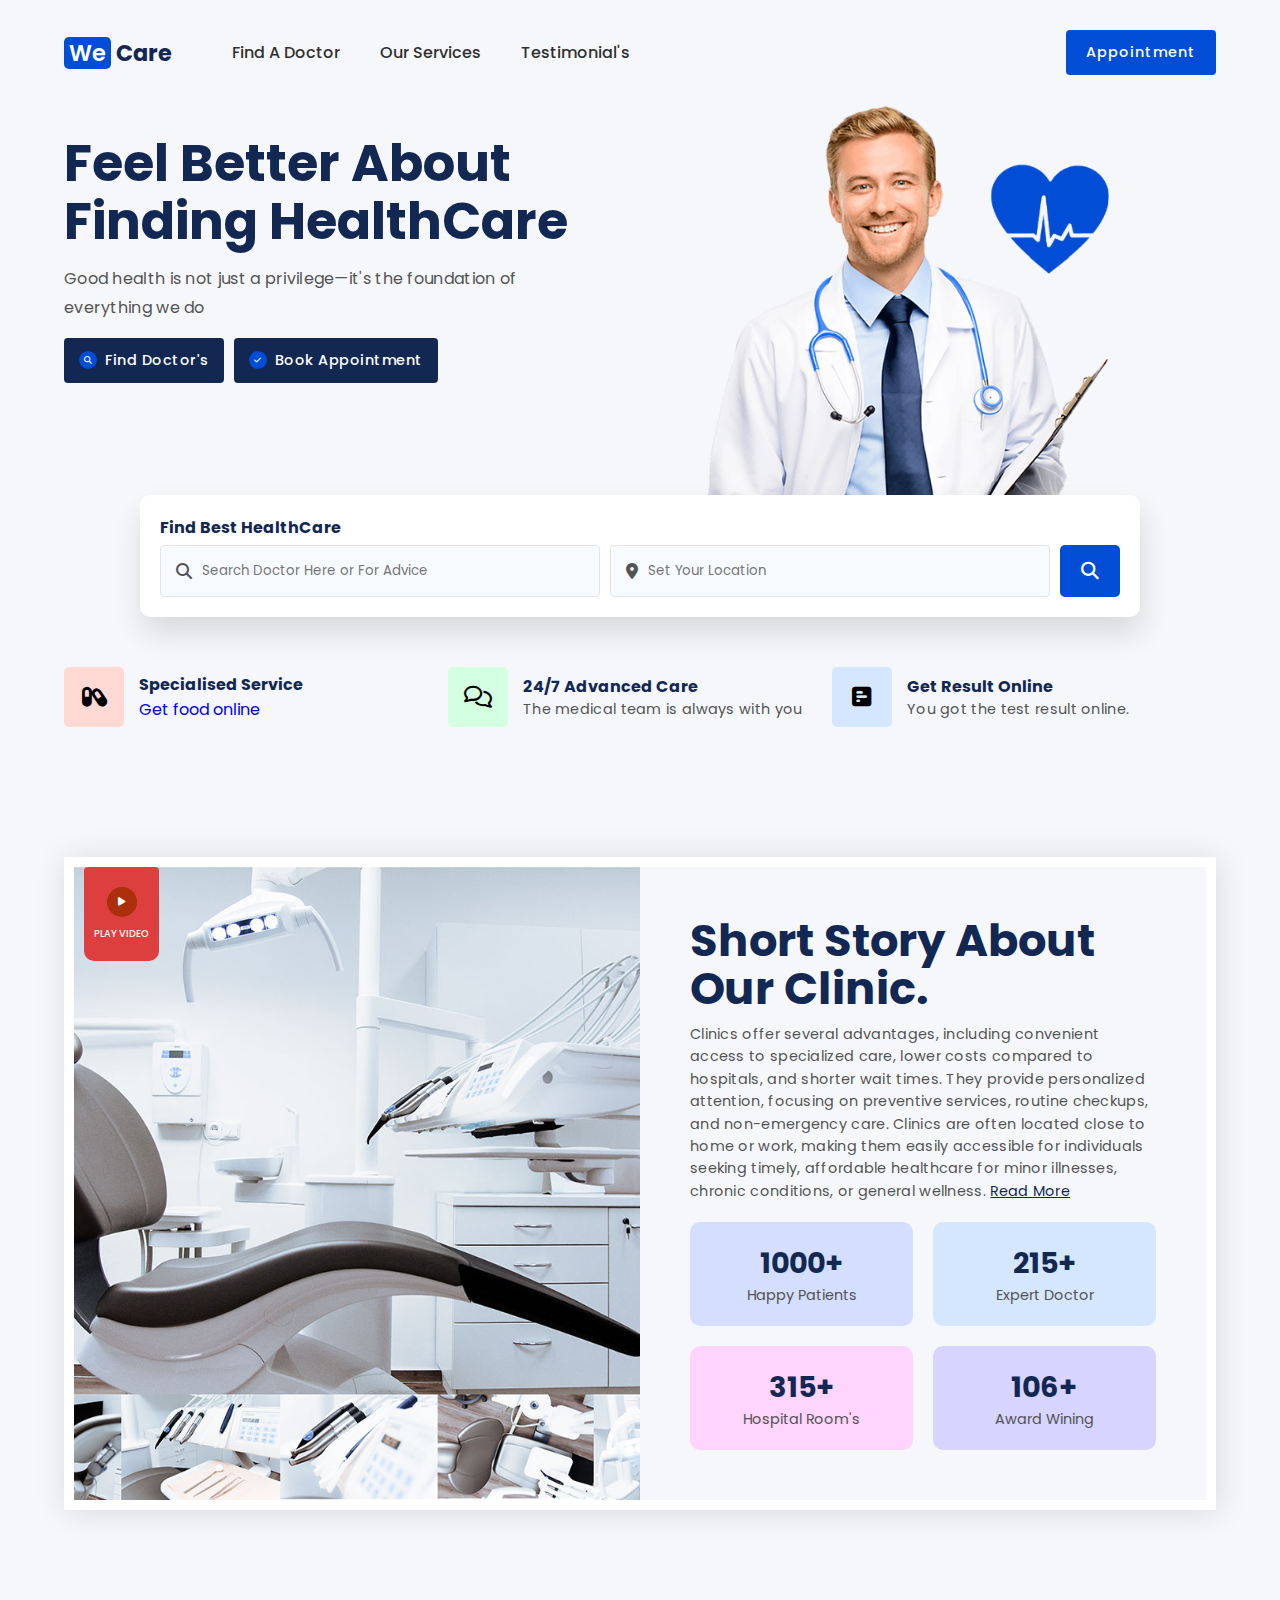
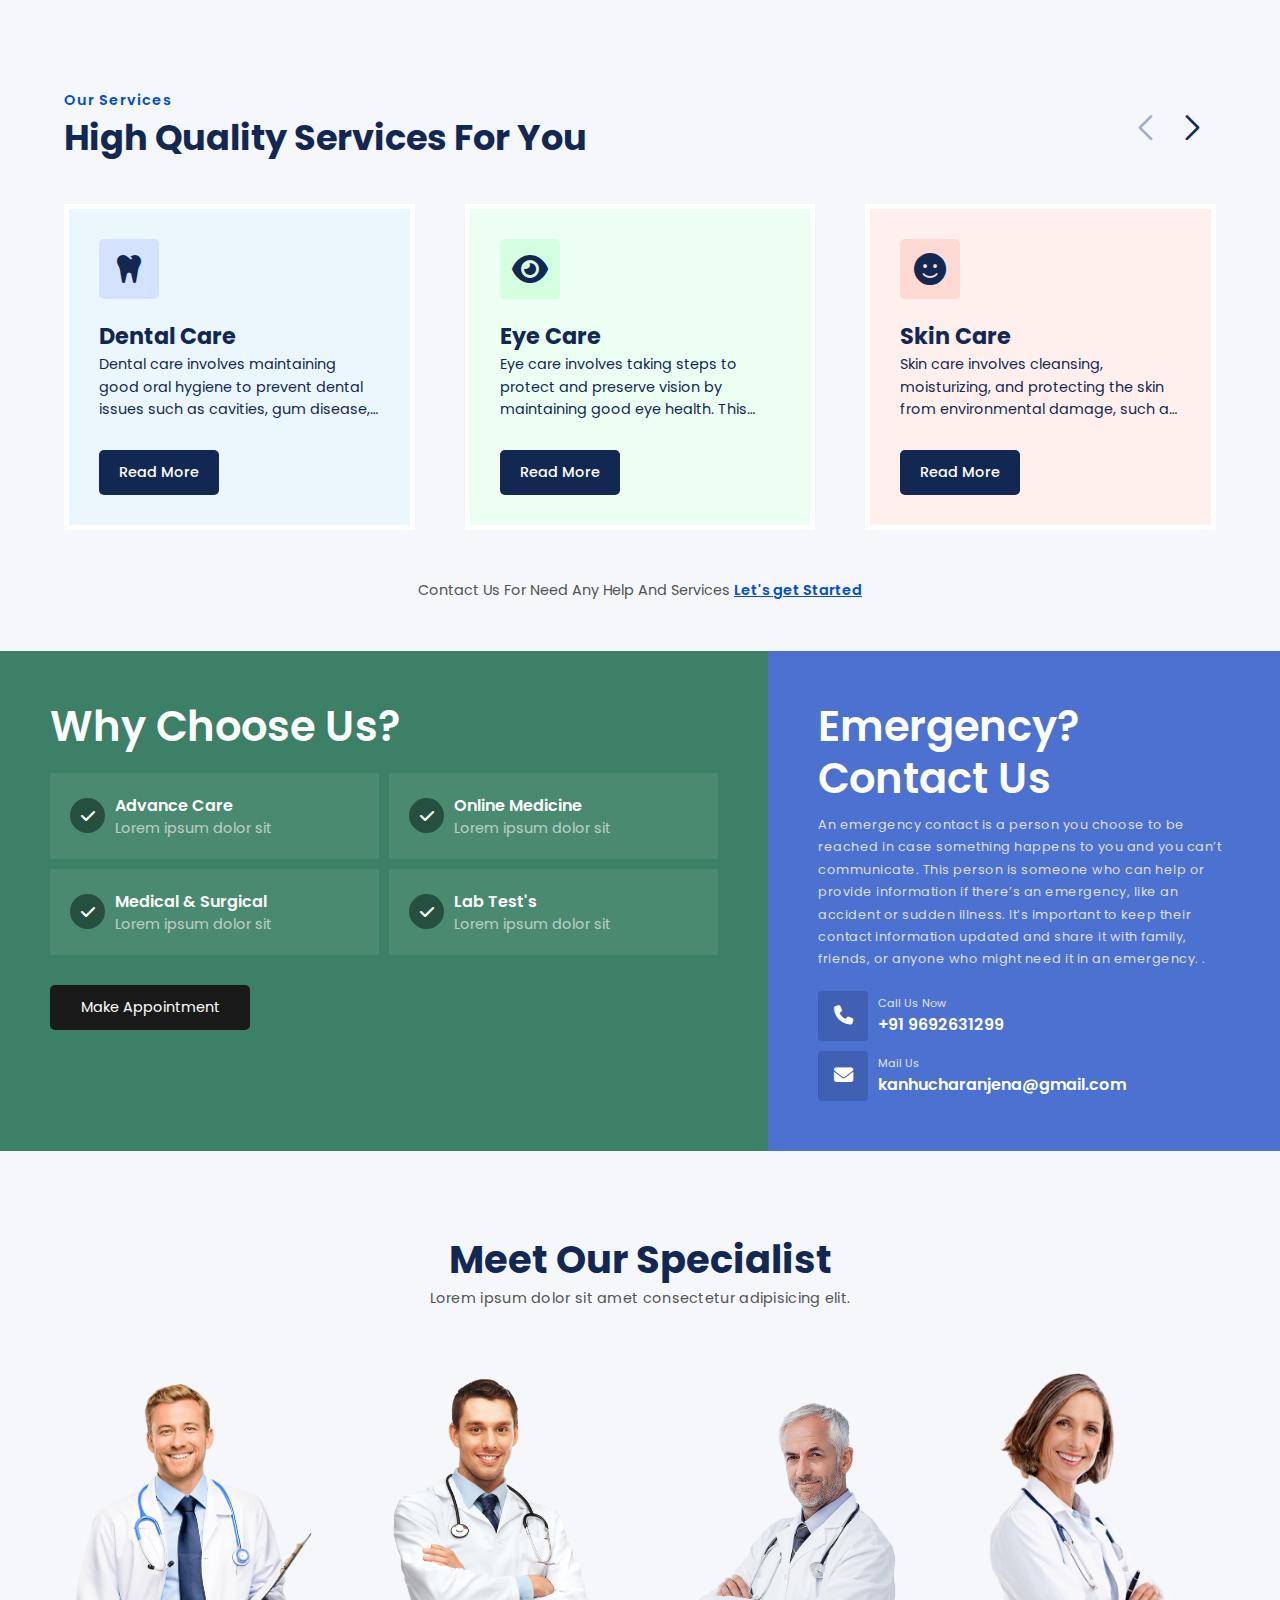
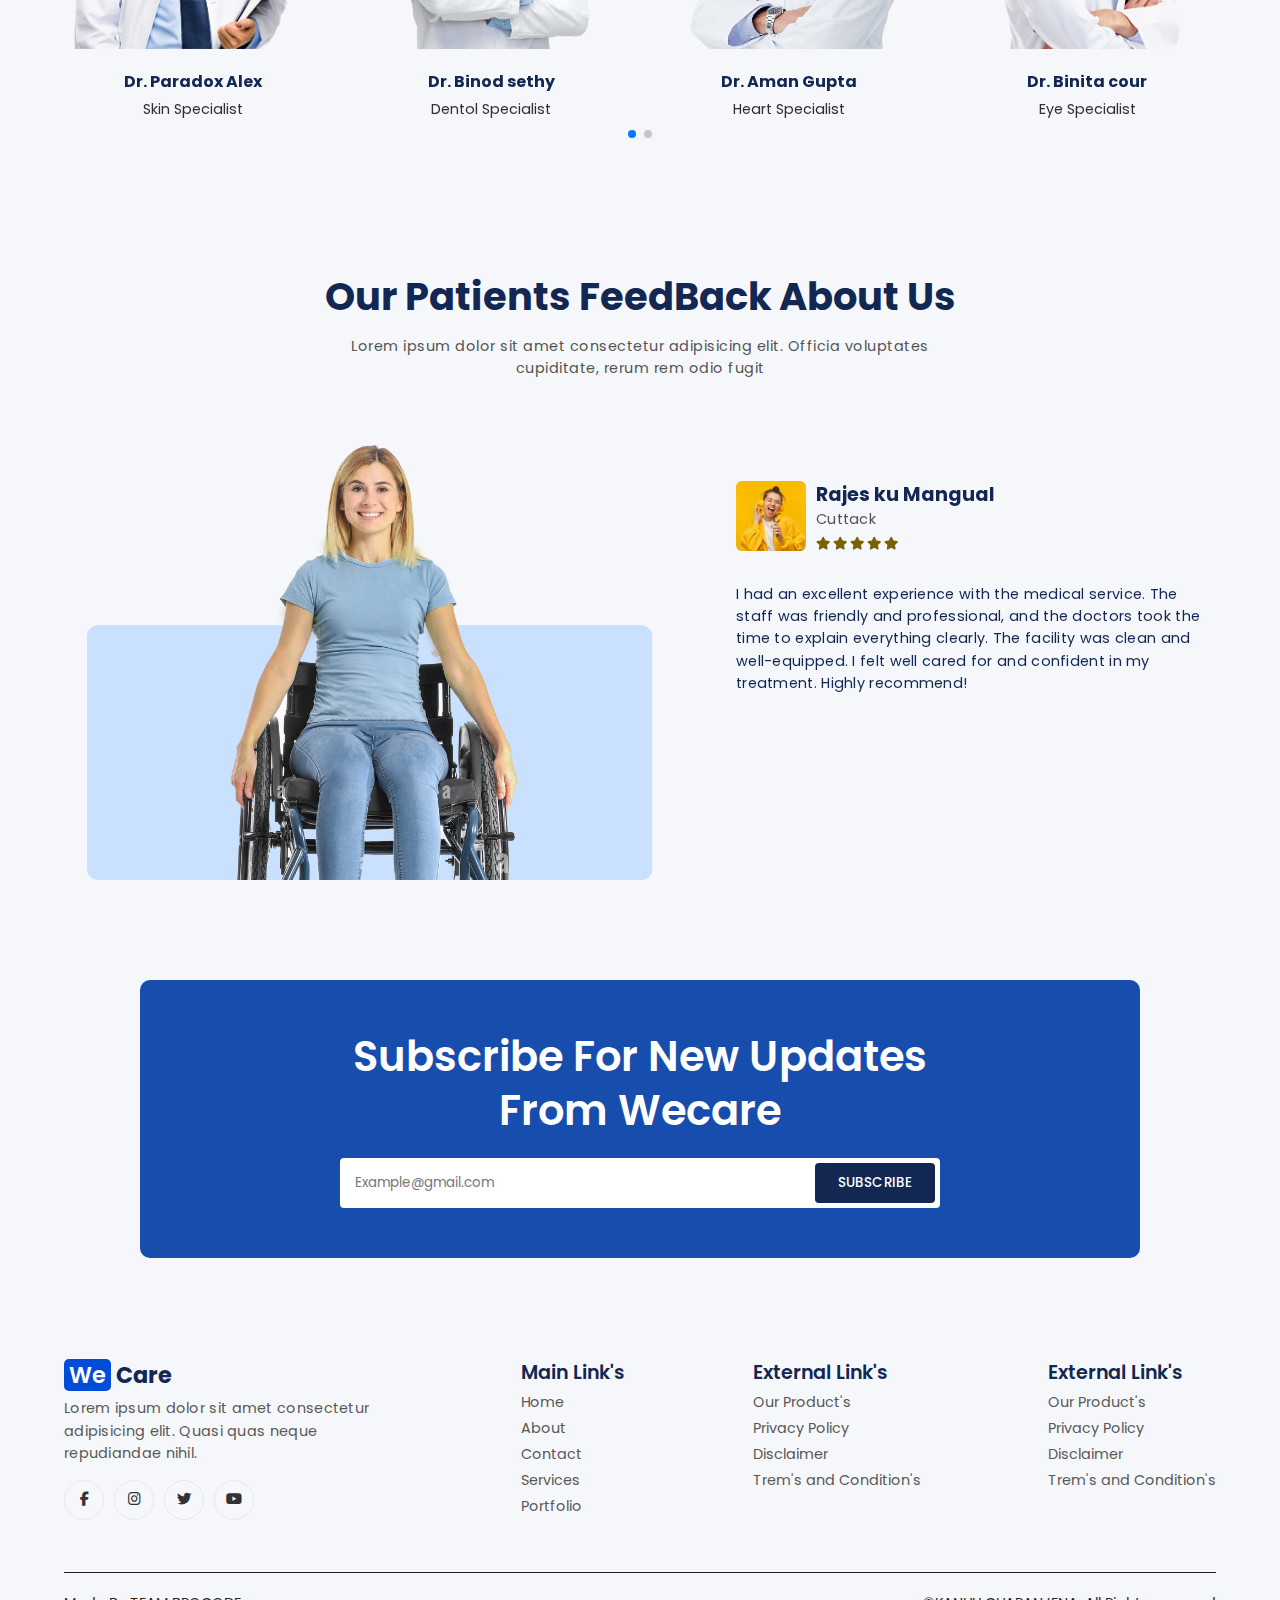
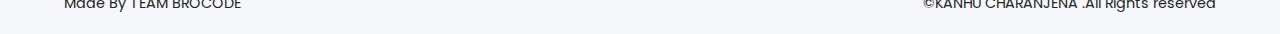
<file: index.html>
<html lang="en">
<head>
    <meta charset="UTF-8">
    <meta http-equiv="X-UA-Compatible" content="IE=edge">
    <meta name="viewport" content="width=device-width, initial-scale=1.0">
    
    <title>Medical Website HTML</title>
    
    <link rel="shortcut icon" href="images/fav-icon.png">
    
    <link rel="stylesheet" href="style.css">
    <link rel="preconnect" href="https://fonts.googleapis.com"><link rel="preconnect" href="https://fonts.gstatic.com" crossorigin><link href="https://fonts.googleapis.com/css2?family=Poppins:ital,wght@0,100;0,200;0,300;0,400;0,500;0,600;0,700;0,800;0,900;1,100;1,200;1,300;1,400;1,500;1,600;1,700;1,800;1,900&display=swap" rel="stylesheet">
    
    <link rel="stylesheet" href="https://cdnjs.cloudflare.com/ajax/libs/font-awesome/6.2.1/css/all.min.css">
    
    <link
      rel="stylesheet"
      href="https://cdn.jsdelivr.net/npm/swiper/swiper-bundle.min.css"
    />

</head>
<body>
    
    <section id="hero">
        <nav class="navigation">
            <input type="checkbox" class="menu-btn" id="menu-btn">
            <label for="menu-btn" class="menu-icon">
                <span class="nav-icon"></span>
            </label>
            <a href="index.html" class="logo"><span>We</span>Care</a>
            <ul class="menu">
                <li><a href="#our-team">Find A Doctor</a></li>
                <li><a href="#our-services">Our Services</a></li>
                <li><a href="#testimonials">Testimonial's</a></li>
            </ul>
            <a href="book.html" class="nav-appointment-btn">Appointment</a>
        </nav>


        
        <div class="hero-content">
            <div class="hero-text">
                <h1>Feel Better About Finding HealthCare</h1>
                <p>Good health is not just a privilege—it's the foundation of everything we do</p>
                <div class="hero-text-btns">
                    <a href="#"><i class="fa-solid fa-magnifying-glass"></i> Find Doctor's</a>
                    <a href="book.html"><i class="fa-solid fa-check"></i> Book Appointment</a>
                </div>
            </div>
            <div class="hero-img">
                <img alt="" src="images/main-bg.png">
            </div>
        </div>
        
        <div class="appointment-search-container">
            <h3>Find Best HealthCare</h3>
            <form class="appointment-search">
                <div class="appo-search-box">
                    <i class="fa-solid fa-magnifying-glass"></i>
                    <input type="text" placeholder="Search Doctor Here or For Advice">
                </div>
                <div class="appo-search-box">
                    <i class="fa-solid fa-location-dot"></i>
                    <input type="text" placeholder="Set Your Location">
                </div>
                <button>
                    <i class="fa-solid fa-magnifying-glass"></i>
                </button>
            </form>
        </div>
        
        <section class="what-we-provide">
            <div class="w-info-box w-i-box1">
                <div class="w-info-icon">
                    <i class="fa-solid fa-capsules"></i>
                </div>
                <div class="w-info-text">
                    <strong>Specialised Service</strong>
                    <a href="food.html">Get food online</a>
                </div>
            </div>
            <div class="w-info-box w-i-box2">
                <div class="w-info-icon">
                    <i class="fa-regular fa-comments"></i>
                </div>
                <div class="w-info-text">
                    <strong>24/7 Advanced Care</strong>
                    <p>The medical team is always with you</p>
                </div>
            </div>
            <div class="w-info-box w-i-box3">
                <div class="w-info-icon">
                    <i class="fa-solid fa-square-poll-horizontal"></i>
                </div>
                <div class="w-info-text">
                    <strong>Get Result Online</strong>
                    <p>You got the test result online. </p>
                </div>
            </div>
        </section>
        
        <section id="our_story">
            <div class="our-story-img">
                <img src="images/story_img.jpg" />
                <a href="kanhu.mp4" class="story-play-btn">
                    <i class="fa-solid fa-play"></i>
                    Play Video
                </a>
            </div>
            <div class="our-stroy-text">
                <h2>Short Story About Our Clinic.</h2>
                <p>Clinics offer several advantages, including convenient access to specialized care, lower costs compared to hospitals, and shorter wait times. They provide personalized attention, focusing on preventive services, routine checkups, and non-emergency care. Clinics are often located close to home or work, making them easily accessible for individuals seeking timely, affordable healthcare for minor illnesses, chronic conditions, or general wellness.



                    <a>Read More</a></p>
                <div class="story-numbers-container">
                    <div class="story-numbers-box s-n-box1">
                        <strong>1000+</strong>
                        <span>Happy Patients</span>
                    </div>
                    <div class="story-numbers-box s-n-box2">
                        <strong>215+</strong>
                        <span>Expert Doctor</span>
                    </div>
                    <div class="story-numbers-box s-n-box3">
                        <strong>315+</strong>
                        <span>Hospital Room's</span>
                    </div>
                    <div class="story-numbers-box s-n-box4">
                        <strong>106+</strong>
                        <span>Award Wining</span>
                    </div>
                </div>
            </div>
        </section>
        
    

        <section id="our-services">

            <div class="services-heading">
                <div class="services-heading-text">
                    <strong>Our Services</strong>
                    <h2>High Quality Services For You</h2>
                </div>
                <div class="service-slide-btns">
                    <div class="swiper-button-prev"></div>
                    <div class="swiper-button-next"></div>
                </div>
            </div>
        
            <div class="services-box-container">
        
                <div class="swiper mySwiperservices">
                    <div class="swiper-wrapper">
                        <div class="swiper-slide">
                            <div class="service-box s-box1">
                                <i class="fa-solid fa-tooth"></i>
                                <strong>Dental Care</strong>
                                <p>Dental care involves maintaining good oral hygiene to prevent dental issues such as cavities, gum disease, and bad breath. This includes brushing teeth at least twice a day with fluoride toothpaste, flossing daily, eating a balanced diet, and visiting a dentist regularly for check-ups and cleanings. Proper dental care helps maintain healthy teeth and gums, contributing to overall health and well-being.</p>
                                <a href="https://www.dentalcare.com/en-us">Read More</a>
                            </div>
                        </div>
                        <div class="swiper-slide">
                            <div class="service-box s-box2">
                                <i class="fa-solid fa-eye"></i>
                                <strong>Eye Care</strong>
                                <p>Eye care involves taking steps to protect and preserve vision by maintaining good eye health. This includes protecting the eyes from UV rays by wearing sunglasses</p>
                                <a href="https://www.cdc.gov/vision-health/prevention/taking-care-of-your-eyes.html">Read More</a>
                            </div>
                        </div>
                        <div class="swiper-slide">
                            <div class="service-box s-box3">
                                <i class="fa-solid fa-face-smile"></i>
                                <strong>Skin Care</strong>
                                <p>Skin care involves cleansing, moisturizing, and protecting the skin from environmental damage, such as UV rays and pollution.</p>
                                <a href="https://www.aad.org/public/everyday-care/skin-care-basics">Read More</a>
                            </div>
                        </div>
                        <div class="swiper-slide">
                            <div class="service-box s-box4">
                                <i class="fa-solid fa-user-doctor"></i>
                                <strong>Surgical</strong>
                                <p>Lorem ipsum dolor, sit amet consectetur adipisicing elit. Dolorem ullam perspiciatis impedit consequuntur</p>
                                <a href="https://www.baxter.com/healthcare-professionals/surgical-care">Read More</a>
                            </div>
                        </div>
                    </div>
                </div>
        
            </div>
        
            <span class="service-btn">Contact Us For Need Any Help And Services <a href="#">Let's get Started</a></span>
        
        </section>
        


    <!--==Why-choose-us=======================-->
    <section id="why-choose-us">

        <!--**left*****************-->
        <div class="why-choose-us-left">
            <h3>Why Choose Us?</h3>
            <!--==container====-->
            <div class="why-choose-box-container">
                <!--**box**-->
                <div class="why-choose-box">
                    <!--icon-->
                    <i class="fa-solid fa-check"></i>
                    <!--text-->
                    <div class="why-choose-box-text">
                        <strong>Advance Care</strong>
                        <p>Lorem ipsum dolor sit</p>
                    </div>
                </div>
                <!--**box**-->
                <div class="why-choose-box">
                    <!--icon-->
                    <i class="fa-solid fa-check"></i>
                    <!--text-->
                    <div class="why-choose-box-text">
                        <strong>Online Medicine</strong>
                        <p>Lorem ipsum dolor sit</p>
                    </div>
                </div>
                <!--**box**-->
                <div class="why-choose-box">
                    <!--icon-->
                    <i class="fa-solid fa-check"></i>
                    <!--text-->
                    <div class="why-choose-box-text">
                        <strong>Medical & Surgical</strong>
                        <p>Lorem ipsum dolor sit</p>
                    </div>
                </div>
                <!--**box**-->
                <div class="why-choose-box">
                    <!--icon-->
                    <i class="fa-solid fa-check"></i>
                    <!--text-->
                    <div class="why-choose-box-text">
                        <strong>Lab Test's</strong>
                        <p>Lorem ipsum dolor sit</p>
                    </div>
                </div>
            </div>
            <!--==btn========-->
            <a href="#" class="why-choose-us-btn">Make Appointment</a>
        </div><!--left-end-->

        <!--**right*******************-->
        <div class="why-choose-us-right">
            <h3>Emergency?<br/>
                Contact Us
            </h3>
            <p>An emergency contact is a person you choose to be reached in case something happens to you and you can’t communicate. This person is someone who can help or provide information if there’s an emergency, like an accident or sudden illness. It’s important to keep their contact information updated and share it with family, friends, or anyone who might need it in an emergency.



                .</p>
            <!--==container====-->
            <div class="w-right-contact-container">
                <!--**box**-->
                <div class="w-right-contact-box">
                    <i class="fa-solid fa-phone"></i>
                    <!--text-->
                    <div class="w-right-contact-box-text">
                        <span>Call Us Now</span>
                        <strong>+91 9692631299</strong>
                    </div>
                </div>
                <!--**box**-->
                <div class="w-right-contact-box">
                    <i class="fa-solid fa-envelope"></i>
                    <!--text-->
                    <div class="w-right-contact-box-text">
                        <span>Mail Us</span>
                        <strong>kanhucharanjena@gmail.com</strong>
                    </div>
                </div>
            </div>
        </div><!--right-end-->

    </section><!--end-->



    <!--==Team===========================-->
    <section id="our-team">

        <!--**heading*****************-->
        <div class="our-team-heading">
            <h3>Meet Our Specialist</h3>
            <p>Lorem ipsum dolor sit amet consectetur adipisicing elit.</p>
        </div>

        <!--**team-container***********-->
        <div class="team-box-container">
            <!-- Swiper -->
            <div class="swiper mySwiperteam">
            <div class="swiper-wrapper">
                <!--**1***-->
                <div class="swiper-slide">
                    <!--**box**-->
                    <div class="team-box">
                        <!--img-->
                        <div class="team-img">
                            <img alt="" src="images/d1.png">
                        </div>
                        <!--text-->
                        <div class="team-text">
                            <strong>Dr. Paradox Alex</strong>
                            <span>Skin Specialist</span>
                        </div>
                    </div>
                </div><!--end-slide-->
                <!--**1***-->
                <div class="swiper-slide">
                    <!--**box**-->
                    <div class="team-box">
                        <!--img-->
                        <div class="team-img">
                            <img alt="" src="images/d2.png">
                        </div>
                        <!--text-->
                        <div class="team-text">
                            <strong>Dr. Binod sethy</strong>
                            <span> Dentol Specialist</span>
                        </div>
                    </div>
                </div><!--end-slide-->
                <!--**1***-->
                <div class="swiper-slide">
                    <!--**box**-->
                    <div class="team-box">
                        <!--img-->
                        <div class="team-img">
                            <img alt="" src="images/d3.png">
                        </div>
                        <!--text-->
                        <div class="team-text">
                            <strong>Dr. Aman Gupta</strong>
                            <span>Heart Specialist</span>
                        </div>
                    </div>
                </div><!--end-slide-->
                <!--**1***-->
                <div class="swiper-slide">
                    <!--**box**-->
                    <div class="team-box">
                        <!--img-->
                        <div class="team-img">
                            <img alt="" src="images/d4.png">
                        </div>
                        <!--text-->
                        <div class="team-text">
                            <strong>Dr. Binita cour</strong>
                            <span>Eye Specialist</span>
                        </div>
                    </div>
                </div><!--end-slide-->
                <!--**1***-->
                <div class="swiper-slide">
                    <!--**box**-->
                    <div class="team-box">
                        <!--img-->
                        <div class="team-img">
                            <img alt="" src="images/d5.png">
                        </div>
                        <!--text-->
                        <div class="team-text">
                            <strong>Dr.Madhur Ray</strong>
                            <span>Sugeon Specialist</span>
                        </div>
                    </div>
                </div><!--end-slide-->
            </div><!--wrapper-end-->
            <div class="swiper-pagination"></div>
            </div><!--swiper-end-->

            
        
        </div>

    </section><!--team-end-->



    <!--==Testimonials============================-->
    <section id="testimonials">

        <!--**heading****************-->
        <div class="testimonials-heading">
            <h3>Our Patients FeedBack About Us</h3>
            <p>Lorem ipsum dolor sit amet consectetur adipisicing elit. Officia voluptates cupiditate, rerum rem odio fugit</p>
        </div>


        <!--**testimonials-Content****-->
        <div class="testimonials-content">

            <!--**img************-->
            <div class="testimonials-img">
                <img alt="" src="images/testimonials-img.png">
            </div>

            <!-- Testimonials Section -->
<div class="testimonials-box-container">
    <!-- Swiper -->
    <div class="swiper mySwipertesti">
        <div class="swiper-wrapper">

            <!-- Testimonial 1 -->
            <div class="swiper-slide">
                <!-- Box -->
                <div class="testimonials-box">
                    <!-- Profile -->
                    <div class="t-profile">
                        <!-- Image -->
                        <div class="t-profile-img">
                            <img alt="Rajes ku mangual" src="images/t1.jpg">
                        </div>
                        <!-- Text -->
                        <div class="t-profile-text">
                            <strong>Rajes ku Mangual</strong>
                            <span>Cuttack</span>
                            <!-- Rating -->
                            <div class="t-rating">
                                <i class="fa-solid fa-star"></i>
                                <i class="fa-solid fa-star"></i>
                                <i class="fa-solid fa-star"></i>
                                <i class="fa-solid fa-star"></i>
                                <i class="fa-solid fa-star"></i>
                            </div>
                        </div>
                    </div>
                    <!-- Feedback -->
                    <p>I had an excellent experience with the medical service. The staff was friendly and professional, and the doctors took the time to explain everything clearly. The facility was clean and well-equipped. I felt well cared for and confident in my treatment. Highly recommend!



                    </p>
                </div><!-- Box End -->
            </div><!-- Slide End -->

            <!-- Testimonial 2 -->
            <div class="swiper-slide">
                <!-- Box -->
                <div class="testimonials-box">
                    <!-- Profile -->
                    <div class="t-profile">
                        <!-- Image -->
                        <div class="t-profile-img">
                            <img alt="Client Name" src="images/t1.jpg">
                        </div>
                        <!-- Text -->
                        <div class="t-profile-text">
                            <strong>Client Name</strong>
                            <span>From China</span>
                            <!-- Rating -->
                            <div class="t-rating">
                                <i class="fa-solid fa-star"></i>
                                <i class="fa-solid fa-star"></i>
                                <i class="fa-solid fa-star"></i>
                                <i class="fa-solid fa-star"></i>
                                <i class="fa-solid fa-star"></i>
                            </div>
                        </div>
                    </div>
                    <!-- Feedback -->
                    <p>Lorem ipsum dolor sit amet consectetur adipisicing elit. Ipsa est odit dicta sequi labore perferendis ut veritatis expedita, nihil sint! Delectus aut id voluptatibus nemo dolorum, quos consequatur commodi repudiandae?</p>
                </div><!-- Box End -->
            </div><!-- Slide End -->

            <!-- Testimonial 3 -->
            <div class="swiper-slide">
                <!-- Box -->
                <div class="testimonials-box">
                    <!-- Profile -->
                    <div class="t-profile">
                        <!-- Image -->
                        <div class="t-profile-img">
                            <img alt="Rajesh" src="images/t1.jpg">
                        </div>
                        <!-- Text -->
                        <div class="t-profile-text">
                            <strong>Rajesh</strong>
                            <span>From Bhubaneswar</span>
                            <!-- Rating -->
                            <div class="t-rating">
                                <i class="fa-solid fa-star"></i>
                                <i class="fa-solid fa-star"></i>
                                <i class="fa-solid fa-star"></i>
                                <i class="fa-solid fa-star"></i>
                                <i class="fa-solid fa-star"></i>
                            </div>
                        </div>
                    </div>
                    <!-- Feedback -->
                    <p>Lorem ipsum dolor sit amet consectetur adipisicing elit. Ipsa est odit dicta sequi labore perferendis ut veritatis expedita, nihil sint! Delectus aut id voluptatibus nemo dolorum, quos consequatur commodi repudiandae?</p>
                </div><!-- Box End -->
            </div><!-- Slide End -->

        </div><!-- Swiper Wrapper End -->

        <!-- Swiper Pagination -->
        <div class="swiper-pagination"></div>
    </div><!-- Swiper End -->
</div><!-- Testimonials Box Container End -->


    </section><!--testimonials-end-->



    <!--==Subscribe===========================-->
    <section id="subscribe">
        <h3>Subscribe For New Updates From Wecare</h3>
        <!--subcribe-box-->
        <form class="subscribe-box">
            <input type="email" placeholder="Example@gmail.com">
            <button>Subscribe</button>
        </form>
    </section><!--end-->


    <footer>
        <div class="footer-container">
            <!--**comoany-box**-->
            <div class="footer-company-box">
                <!--logo-->
                <a href="#" class="logo"><span>We</span>Care</a>
                <!--details-->
                <p>Lorem ipsum dolor sit amet consectetur adipisicing elit. Quasi quas neque repudiandae nihil.</p>
                <!--social-box-->
                <div class="footer-social">
                    <a href="#"><i class="fa-brands fa-facebook-f"></i></a>
                    <a href="#"><i class="fa-brands fa-instagram"></i></a>
                    <a href="#"><i class="fa-brands fa-twitter"></i></a>
                    <a href="#"><i class="fa-brands fa-youtube"></i></a>
                </div>
            </div>
            <!--**link-box***-->
            <div class="footer-link-box">
                <strong>Main Link's</strong>
                <ul>
                    <li><a href="#">Home</a></li>
                    <li><a href="#">About</a></li>
                    <li><a href="#">Contact</a></li>
                    <li><a href="#">Services</a></li>
                    <li><a href="#">Portfolio</a></li>
                </ul>
            </div>
            <!--**link-box***-->
            <div class="footer-link-box">
                <strong>External Link's</strong>
                <ul>
                    <li><a href="#">Our Product's</a></li>
                    <li><a href="#">Privacy Policy</a></li>
                    <li><a href="#">Disclaimer</a></li>
                    <li><a href="#">Trem's and Condition's</a></li>
                </ul>
            </div>
            <!--**link-box***-->
            <div class="footer-link-box">
                <strong>External Link's</strong>
                <ul>
                    <li><a href="#">Our Product's</a></li>
                    <li><a href="#">Privacy Policy</a></li>
                    <li><a href="#">Disclaimer</a></li>
                    <li><a href="#">Trem's and Condition's</a></li>
                </ul>
            </div>
            
   
        </div>

        <!--**bottom**********************-->
        <div class="footer-bottom">
            <span class="footer-owner">Made By TEAM BROCODE</span>
            <span class="copyright">&#169;KANHU CHARANJENA .All Rights reserved</span>
        </div>
    </footer>



    <!-- Swiper JS -->
    <script src="https://cdn.jsdelivr.net/npm/swiper/swiper-bundle.min.js"></script>

    <!-- Initialize Swiper -->
    <script>
    /*-services--*/
    var swiper = new Swiper(".mySwiperservices", {
        slidesPerView: 1,
        spaceBetween: 10,
        navigation: {
          nextEl: ".swiper-button-next",
          prevEl: ".swiper-button-prev",
        },
        breakpoints: {
          700: {
            slidesPerView: 2,
            spaceBetween: 40,
          },
          1024: {
            slidesPerView: 3,
            spaceBetween: 50,
          },
        },
      });
    /*--team--*/
    var swiper = new Swiper(".mySwiperteam", {
        slidesPerView: 1,
        spaceBetween: 10,
        pagination: {
          el: ".swiper-pagination",
          clickable: true,
        },
        breakpoints: {
          560: {
            slidesPerView: 2,
            spaceBetween: 20,
          },
          950: {
            slidesPerView: 3,
            spaceBetween: 40,
          },
          1250: {
            slidesPerView: 4,
            spaceBetween: 40,
          },
        },
      });
    /*--testimonials--*/
      var swiper = new Swiper(".mySwipertesti", {
        pagination: {
          el: ".swiper-pagination",
        },
      });
    </script>

</body>
</html>
</file>
<file: style.css>
*{
    margin: 0px;
    padding: 0px;
    font-family: poppins;
    box-sizing: border-box;
    scroll-behavior: smooth;
}
a{
    text-decoration: none;
}
ul{
    list-style: none;
}

/* width */
::-webkit-scrollbar {
    width: 7px;
  }
  
  /* Track */
  ::-webkit-scrollbar-track {
    box-shadow: inset 0 0 5px rgb(233, 233, 233); 
  }
   
  /* Handle */
  ::-webkit-scrollbar-thumb {
    background: rgb(56, 56, 56); 
    border-radius: 10px;
  }
  
  /* Handle on hover */
  ::-webkit-scrollbar-thumb:hover {
    background: #1b1b1b; 
  }
/*==hero========================*/
#hero{
    min-height: 600px;
    background-color: #f5f7fb;
    display: flex;
    flex-direction: column;
    justify-content: space-between;
}
.navigation{
    display: flex;
    justify-content: space-between;
    align-items: center;
    max-width: 1200px;
    width: 90%;
    
    margin: 0px auto;
    padding: 30px 0px;
}
.logo{
    color:#122853;
    font-weight: 700;
    font-size: 1.4rem;
}
.logo span{
    background-color: #014dd5;
    color: #ffffff;
    padding: 0px 5px;
    border-radius: 5px;
    font-weight: 600;
    margin-right: 5px;
}
.menu{
    display: flex;
    justify-content: center;
    align-items: center;
    margin-right: auto;
    margin-left: 40px;
}
.menu li a{
    margin: 0px 20px;
    color: #303030;
    font-weight: 500;
    transition: all ease 0.3s;
}
.menu li a:hover{
    color:white;
    padding: 0.3rem 1.5rem;
    background-color: black;
}
.nav-appointment-btn{
    height: 45px;
    padding: 0px 20px;
    border-radius:4px;
    background-color: #014dd5;
    color: #ffffff;
    display: flex;
    justify-content: center;
    align-items: center;
    font-weight: 500;
    letter-spacing: 1px;
    font-size: 0.9rem;
}
/*==hero-content==================*/
.hero-content{
    max-width: 1200px;
    width: 90%;
    margin: 0px auto;
    display: grid;
    grid-template-columns: 1fr 1fr;
    align-items: flex-start;
    margin-top: auto;
}
.hero-img{
    display: flex;
}
.hero-img img{
    width: 100%;
    height: 100%;
    max-height: 450px;
    object-fit: contain;
    object-position: center bottom;
}
.hero-text{
   display: flex;
   flex-direction: column;
   margin-top: 30px; 
}
.hero-text h1{
    font-size: 3.2rem;
    color: #122853;
    line-height: 3.6rem;
}
.hero-text p{
    color: #535353;
    margin: 15px 0px;
    max-width: 500px;
    letter-spacing: 0.3px;
    line-height: 1.8rem;
}
.hero-text-btns{
    display: flex;
    justify-content: flex-start;
    align-items: center;
}
.hero-text-btns a{
    height: 45px;
    padding: 0px 15px;
    background-color: #122853;
    color: #ffffff;
    border-radius: 4px;
    margin-right: 10px;
    display: flex;
    justify-content: center;
    align-items: center;
    font-size: 0.9rem;
    letter-spacing: 0.5px;
    font-weight: 500;
}
.hero-text-btns a i{
    width: 18px;
    height: 18px;
    display: flex;
    justify-content: center;
    align-items: center;
    border-radius: 50%;
    background-color: #014dd5;
    margin-right: 8px;
    color: #ffffff;
    font-size: 0.5rem;
    padding-bottom: 1px;
}
/*==appointment-search=====================*/
.appointment-search-container{
    max-width: 1000px;
    width: 90%;
    background-color: #ffffff;
    padding:20px;
    margin: auto;
    border-radius: 10px;
    box-shadow: 2px 16px 30px rgba(0,0,0,0.12);
    margin-top: -60px;
    z-index: 3;
    position: relative;
}
.appointment-search-container h3{
    color: #122853;
    font-size: 1rem;
    margin-bottom: 5px;
}
.appointment-search{
    display: grid;
    grid-template-columns: 1fr 1fr 60px;
    grid-gap: 10px;
}
.appo-search-box{
    width: 100%;
    display: flex;
    justify-content: space-between;
    align-items: center;
    background-color: #f7fbff;
    padding: 15px;
    border-radius: 4px;
    border: 1px solid #e4e4e4;
}
.appo-search-box i{
    color: #535353;
    margin-right: 10px;
}
.appo-search-box input{
    width: 100%;
    background-color: transparent;
    border: none;
    outline: none;
}
.appointment-search button{
    background-color: #014dd5;
    color: #ffffff;
    border: none;
    outline: none;
    border-radius: 5px;
    font-size: 1.1rem;
    cursor: pointer;
}
/*==what-we-provide===============*/
.what-we-provide{
    max-width: 1200px;
    width: 90%;
    margin: 50px auto;
    display: grid;
    grid-template-columns: 1fr 1fr 1fr;
}
.w-info-box{
    display: flex;
    justify-content: flex-start;
    align-items: center;
}
.w-info-icon{
    width: 60px;
    height: 60px;
    display: flex;
    justify-content: center;
    align-items: center;
    border-radius: 5px;
    margin-right: 15px;
    font-size: 1.4rem;
}
.w-info-text{
    display: flex;
    flex-direction: column;
}
.w-info-text strong{
    color: #122853;
    font-weight: 700;
}
.w-info-text p{
    color: #535353;
    font-size: 0.9rem;
    letter-spacing: 0.3px;
}
.w-i-box1 .w-info-icon{
    background-color: #ffdad4;
}
.w-i-box2 .w-info-icon{
    background-color: #d4ffe1;
}
.w-i-box3 .w-info-icon{
    background-color: #d4e7ff;
}
/*==our-story=======================*/
#our_story{
    background-color: #f5f7fb;
    max-width: 1200px;
    width: 90%;
    margin: 80px auto;
    border: 10px solid #ffffff;
    box-shadow: 2px 2px 30px rgba(0,0,0,0.12);
    display: grid;
    grid-template-columns: 1fr 1fr;
}
.our-story-img{
    position: relative;
    display: flex;
}
.our-story-img img{
    width: 100%;
    height: 100%;
    object-fit: cover;
    object-position: center;
}
.story-play-btn{
    position: absolute;
    left: 10px;
    top: 0px;
    display: flex;
    flex-direction: column;
    justify-content: center;
    align-items: center;
    background-color: #dd3f3f;
    padding: 20px 10px;
    border-radius: 4px 4px 10px 10px;
    color: #ffffff;
    font-size: 0.6rem;
    text-transform: uppercase;
    font-weight: 500;
}
.story-play-btn i{
    width: 30px;
    height: 30px;
    border-radius: 50%;
    background-color: #aa2f0a;
    color: #ffffff;
    display: flex;
    justify-content: center;
    align-items: center;
    margin-bottom: 10px;
}
.our-stroy-text{
    padding: 50px;
}
.our-stroy-text h2{
    font-size: 2.8rem;
    color: #122853;
    line-height: 3rem;
}
.our-stroy-text p{
    color: #535353;
    font-size: 0.9rem;
    margin: 10px 0px;
    line-height: 1.4rem;
    letter-spacing: 0.3px;
}
.our-stroy-text p a{
    color: #122853;
    text-decoration: underline;
}
.story-numbers-container{
    display: grid;
    grid-template-columns: 1fr 1fr;
    grid-gap: 20px;
    margin-top: 20px;
}
.story-numbers-box{
    padding: 20px;
    display: flex;
    flex-direction: column;
    justify-content: center;
    align-items: center;
    text-align: center;
    border-radius: 10px;
}
.story-numbers-box strong{
    color: #122853;
    font-weight: 700;
    font-size: 1.8rem;
}
.story-numbers-box span{
    color: #535353;
    font-size: 0.9rem;
}
.s-n-box1{
    background-color: #d4dfff;
}
.s-n-box2{
    background-color: #d4e7ff;
}
.s-n-box3{
    background-color: #ffd4fd;
}
.s-n-box4{
    background-color: #d7d4ff;
}
/*==our-services=====================*/
#our-services{
    width: 100%;
    margin: 50px auto 0px auto;
    background-color: #f5f7fb;
    padding: 50px 0px;
    display: flex;
    flex-direction: column;
    justify-content: center;
    align-items: center;
}
.services-heading{
    display: flex;
    justify-content: space-between;
    align-items: center;
    max-width: 1200px;
    width: 90%;
    margin: auto;
}
.services-heading-text strong{
    color: #014dd5;
    font-size: 0.9rem;
    font-weight: 600;
    letter-spacing: 1px;
}
.services-heading-text h2{
    font-size: 2.2rem;
    color: #122853;
    font-weight: 700;
    max-width: 600px;
}
.swiper-button-next,
.swiper-button-prev{
    position: static !important;
    transform: translate(0,0);
    margin: 10px !important;
}
.service-slide-btns{
    display: flex;
    justify-content: center;
    align-items: center;}
.swiper-button-next::after,
.swiper-button-prev::after{
    font-size: 25px !important;
    font-weight: 800;
    color: #122853;
}
.services-box-container{
    max-width: 1200px;
    width: 90%;
    margin: 40px auto;
    overflow: hidden;
}
.service-box{
    display: flex;
    flex-direction: column;
    justify-content: center;
    align-items: flex-start;
    max-width: 100%;/*350px*/
    border: 5px solid #ffffff;
    padding: 30px;
}
.service-box:hover{
    border: 5px solid #c7d0eb;
}
.service-box i{
    font-size: 2rem;
    color: #122853;
    width: 60px;
    height: 60px;
    border-radius:5px;
    display: flex;
    justify-content: center;
    align-items: center;
}
.service-box strong{
    color: #122853;
    font-size: 1.4rem;
    margin-top: 20px;
}
.service-box p{
    font-size: 0.9rem;
    line-height: 1.4rem;
    color:#122853;
    display: -webkit-box;
    -webkit-line-clamp: 3;
    -webkit-box-orient: vertical;
    overflow: hidden;  
}
.service-box a{
    height: 45px;
    background-color: #122853;
    color: #ffffff;
    padding: 0px 20px;
    display: flex;
    justify-content: center;
    align-items: center;
    font-size: 0.9rem;
    font-weight: 500;
    border-radius: 5px;
    margin-top: 30px;
}
.s-box1 i{
    background-color: #d4e2ff;
}
.s-box2 i{
    background-color: #d4ffe1;
}
.s-box3 i{
    background-color: #ffdad4;
}
.s-box4 i{
    background-color: #faf4b8;
}

.s-box1{
    background-color: #ecf6fd;
}
.s-box2{
    background-color: #edfff3;
}
.s-box3{
    background-color: #fff0ee;
}
.s-box4{
    background-color: #fcffcf;
}
.service-btn{
    color: #535353;
    font-size: 0.9rem;
    margin-top: 10px;
    text-align: center;
    padding: 0px 10px;
}
.service-btn a{
    color: #014dd5;
    text-decoration: underline;
    font-weight: 600;
}
/*==why-choose-us======================*/
#why-choose-us{
    width: 100%;
    display: grid;
    grid-template-columns: 1.5fr 1fr;
}
.why-choose-us-left{
    padding: 50px;
    background-color: #3c8167;
}
.why-choose-us-right{
    background-color: #4c71d0;
    padding: 50px;
}
.why-choose-us-right h3,
.why-choose-us-left h3{
    font-size: 2.6rem;
    color: #ffffff;
    font-weight: 600;
    line-height: 3.2rem;
}
.why-choose-box-container{
    display: grid;
    grid-template-columns: 1fr 1fr;
    margin-top: 20px;
    grid-gap: 10px;
}
.why-choose-box{
    display: flex;
    justify-content: flex-start;
    align-items: center;
    padding: 20px;
    background-color: #4a8a70;
}
.why-choose-box i{
    width: 35px;
    height: 35px;
    border-radius: 50%;
    display: flex;
    justify-content: center;
    align-items: center;
    color: #ffffff;
    background-color: #25503f;
    margin-right: 10px;
}
.why-choose-box-text{
    display: flex;
    flex-direction: column;
    justify-content: center;
}
.why-choose-box-text strong{
    color: #ffffff;
    font-weight: 600;
}
.why-choose-box-text p{
    color: #ececec;
    font-size: 0.9rem;
    opacity: 0.7;
}
.why-choose-us-left a{
    background-color: #1a1a1b;
    color: #ffffff;
    padding: 0px 10px;
    height: 45px;
    display: flex;
    justify-content: center;
    align-items: center;
    border-radius: 5px;
    max-width: 200px;
    margin-top: 30px;
    font-size: 0.9rem;
}
.why-choose-us-right p{
    color: #dfdfdf;
    font-size: 0.8rem;
    line-height: 1.4rem;
    letter-spacing: 0.5px;
    margin: 10px 0px;
}
.w-right-contact-container{
    width: 100%;
    display: flex;
    flex-direction: column;
}
.w-right-contact-box{
    display: flex;
    justify-content: flex-start;
    align-items: center;
    margin-top: 10px;
}
.w-right-contact-box i{
    width: 50px;
    height: 50px;
    background-color:#4060b3;
    border-radius: 4px;
    display: flex;
    justify-content: center;
    align-items: center;
    color: #ffffff;
    font-size: 1.2rem;
    margin-right: 10px;
}
.w-right-contact-box-text{
    display: flex;
    flex-direction: column;
}
.w-right-contact-box-text span{
    color: #e4e4e4;
    font-size: 0.7rem;
}
.w-right-contact-box-text strong{
    font-size: 1rem;
    color: #ffffff;
    font-weight: 600;
}
/*==our-team====================*/
#our-team{
    max-width: 1200px;
    width: 90%;
    margin: 80px auto;
}
.our-team-heading{
    display: flex;
    flex-direction: column;
    justify-content: center;
    align-items: center;
    text-align: center;
}
.our-team-heading h3{
    font-size: 2.4rem;
    color: #122853;
}
.our-team-heading p{
    color: #535353;
    letter-spacing: 0.3px;
    font-size: 0.9rem;
}
.team-box-container{
    width: 100%;
    overflow: hidden;
    margin-top: 40px;
}
.team-box{
    max-width: 100%;/*300px*/
    display: flex;
    flex-direction: column;
}
.team-img{
    background-color: #f5f7fb;
    padding: 10px 10px 0px 10px;
    border-radius: 10px;
    height: 300px;
    display: flex;
    align-items: flex-end;
}
.team-img img{
    width: 100%;
    height: 95%;
    object-fit: contain;
    object-position: center bottom;
}
.team-text{
    display: flex;
    flex-direction: column;
    justify-content: center;
    align-items: center;
    text-align: center;
    padding: 10px;
    margin-top: 10px;
}
.team-text strong{
    color: #122853;
}
.team-text span{
    color: #303030;
    font-size: 0.9rem;
    margin-top: 5px;
}
/*==Testimonials=============================*/
#testimonials{
    background-color: #f5f7fb;
    padding: 50px 0px;
    width: 100%;
    display: flex;
    flex-direction: column;
    justify-content: center;
    align-items: center;
}
.testimonials-heading{
    max-width: 1200px;
    width: 90%;
    display: flex;
    flex-direction: column;
    justify-content: center;
    align-items: center;
    text-align: center;
}
.testimonials-heading h3{
    font-size: 2.4rem;
    color: #122853;
}
.testimonials-heading p{
    color: #535353;
    margin-top: 10px;
    max-width: 600px;
    font-size: 0.9rem;
    letter-spacing: 0.5px;
    line-height: 1.4rem;
}
.testimonials-content{
    max-width: 1200px;
    width: 90%;
    display: grid;
    grid-template-columns: 1.4fr 1fr;
    margin-top:50px;
}
.testimonials-img{
    height: 100%;
    margin-left: auto;
    margin-right: 60px;
}
.testimonials-img img{
    height: 100%;
    max-height: 450px;
    object-fit: contain;
    object-position: center;
}
.testimonials-box-container{
    margin-top: 50px;
    overflow: hidden;
}
.testimonials-box{
    display: flex;
    flex-direction: column;
    width: 100%;
}
.t-profile{
    display: flex;
    justify-content: flex-start;
    align-items: center;
}
.t-profile-img{
    width: 70px;
    height: 70px;
    border-radius: 6px;
    background-color: #c7d0eb;
    margin-right: 10px;
    overflow: hidden;
}
.t-profile-img img{
    width: 100%;
    height: 100%;
    object-fit: cover;
    object-position: center;
}
.t-profile-text{
    display: flex;
    flex-direction: column;
    align-items: flex-start;
}
.t-profile-text strong{
    color: #122853;
    font-size: 1.2rem;
}
.t-profile-text span{
    color: #535353;
    font-size: 0.9rem;
    letter-spacing: 0.3px;
}
.t-rating{
    font-size: 0.8rem;
    color: #766303;
    margin-top: 5px;
}
.testimonials-box p{
    font-size: 0.9rem;
    color: #122853;
    line-height: 1.4rem;
    letter-spacing: 0.3px;
    margin-top: 30px;
}
.swiper-pagination{
   position: static !important;
}
/*==subscribe=====================*/
#subscribe{
    max-width: 1000px;
    width: 90%;
    background-color:#174dac;
    padding: 50px;  
    border-radius: 10px;
    margin: 50px auto;
    display: flex;
    flex-direction: column;
    justify-content: center;
    align-items: center;
}
#subscribe h3{
    font-size: 2.6rem;
    color: #ffffff;
    font-weight: 600;
    line-height: 3.4rem;
    max-width:600px;
    text-align: center;
}
.subscribe-box{
    max-width: 600px;
    width: 100%;
    background-color: #ffffff;
    border-radius: 4px;
    height: 50px;
    display: flex;
    padding: 5px;
    margin-top: 20px;
}
.subscribe-box input{
    width: 100%;
    height: 100%;
    padding: 0px 10px;
    border: none;
    outline: none;
}
.subscribe-box button{
    background-color: #122853;
    color: #ffffff;
    border-radius: 4px;
    max-width: 120px;
    width: 100%;
    border: none;
    outline: none;
    cursor: pointer;
    text-transform: uppercase;
    font-weight: 500;
    letter-spacing: 0.4px;
}
/*==footer================================*/
footer{
    width: 100%;
    background-color:  #f5f7fb;
}
.footer-container{
    max-width: 1200px;
    width: 90%;
    margin: 0px auto;
    padding: 50px 0px;
    display:flex;
    justify-content: space-between;
    align-items: flex-start;
}
.footer-company-box{
    max-width: 330px;
}
.footer-company-box p{
    color: #585858;
    margin: 5px 0px;
    font-size: 0.9rem;
    letter-spacing: 0.3px;
    line-height: 1.4rem;
}
.footer-social{
    display: flex;
    align-items: center;
    flex-wrap: wrap;
}
.footer-social a{
    margin-top: 10px;
    margin-right: 10px;
    width: 40px;
    height: 40px;
    border-radius: 50%;
    display: flex;
    justify-content: center;
    align-items: center;
    border: 1px solid #e9e9e9;
    color: #333333;
    font-size: 0.9rem;
    transition: all ease 0.3s;
}
.footer-social a:hover{
    background-color: #122853;
    color: #ffffff;
}
.footer-link-box strong{
    font-size: 1.2rem;
    color: #122853;
    font-weight: 600;
}
.footer-link-box ul{
    margin-top: 5px;
}
.footer-container ul li a{
    color: #585858;
    font-size: 0.9rem;
    margin-bottom: 5px;
    display: flex;
    transition: all ease 0.3s;
}
.footer-container ul li a:hover{
    color: #122853;
}
.footer-bottom{
    display: flex;
    justify-content: space-between;
    align-items: center;
    flex-wrap: wrap;
    grid-gap: 10px;
    border-top: 1px solid #1e1d1d;
    padding: 20px 0px;
    max-width: 1200px;
    width: 90%;
    margin: auto;
}
.footer-bottom span{
    color: #252525;
    font-size: 0.9rem;
}

/*==making-responsive====================*/
.menu-icon,
.menu-btn{
    display: none;
}
@media(max-width:1200px){
    .footer-container{
        display: grid;
        grid-template-columns: 1fr 1fr;
        grid-gap: 40px;
    }
}
@media(max-width:1050px){
    .hero-content{
        display: flex;
        flex-direction: column-reverse;
        justify-content: center;
        align-items: center;
        margin: 50px auto;
    }
    .hero-text{
        margin-bottom: 40px;
        background-color: #ffffff;
        padding: 30px;
        margin-top: 0px;
    }
}
@media(max-width:950px){
    .navigation{
        justify-content: space-between;
        padding: 30px 0px;
        position: relative;
        width: 100%;
        padding: 20px;
    }
    .logo,
    .nav-appointment-btn{
        z-index: 103;
    }
    .logo{
        margin-right: auto;
        margin-left: 20px;
    }
    .navigation .menu{
        display: none;
        position: absolute;
        left: 0px;
        top:100%;
        background-color: #ffffff;
        width: 100%;
        padding: 0px;
        margin: 0px;
        z-index: 102;
        box-shadow: 2px 30px 30px rgba(0,0,0,0.06);
    }
    .navigation .menu::after{
        content: '';
        position: absolute;
        left: 0px;
        top: -100%;
        background-color: #ffffff;
        width: 100%;
        height: 100%;
    }
    .navigation .menu li{
        width:100%;
        margin: 0px;
        padding: 0px;
    }
    .navigation .menu li a{
        width: 100%;
        height: 40px;
        display: flex;
        align-items: center;
        margin: 0px;
        padding: 30px 20px;
    }
    .menu-icon{
        display: block;
    }
    .navigation .menu-icon{
        cursor: pointer;
        float: right;
        padding: 10px 0px;
        position: relative;
        user-select: none;
        z-index: 106;
    }
    .navigation .menu-icon .nav-icon{
        background-color: #181818;
        display: block;
        position: relative;
        height: 2px;
        transition: background 0.2s ease-out;
        width: 25px;
    }
    .navigation .menu-icon .nav-icon::before,
    .navigation .menu-icon .nav-icon::after{
        background-color: #181818;
        content: '';
        position: absolute;
        height: 100%;
        transition: all ease-out 0.2s;
        width: 100%;
    }

    .navigation .menu-icon .nav-icon::before{
        top: 9px;
    }
    .navigation .menu-icon .nav-icon::after{
        top: -9px;
    }
    .navigation .menu-icon:checked ~ .menu-icon .nav-icon,
    .navigation .menu-btn:checked ~ .menu-icon .nav-icon{
        background-color: transparent;
    }
    .navigation .menu-btn:checked ~ .menu-icon .nav-icon::before{
        transform: rotate(-45deg);
        top: 0px;
    }
    .navigation .menu-btn:checked ~ .menu-icon .nav-icon::after{
        transform: rotate(45deg);
        top: 0px;
    }
 
    .navigation .menu-btn:checked ~ .menu{
        display: block;
    }

    .what-we-provide{
        grid-template-columns: 1fr 1fr;
        grid-gap: 20px;
    }
    #our_story{
        grid-template-columns: 1fr;
    }
    .our-story-img img{
        max-height: 400px;
    }
    .our-stroy-text{
        padding: 30px;
    }
    #why-choose-us{
        grid-template-columns: 1fr;
    }
    .testimonials-content{
        grid-template-columns: 1fr;
    }
    .testimonials-img{
        margin-right: auto;
    }
    .testimonials-img img{
        width: 100%;
    }
}
@media(max-width:620px){
    .hero-text{
        padding: 20px;
    }
    .hero-text h1,
    .our-stroy-text h2,
    .services-heading h2,
    .why-choose-us-left h3,
    .why-choose-us-right h3,
    .our-team-heading h3,
    .testimonials-heading h3{
        font-size: 1.8rem;
        line-height: 2.2rem;
    }
    .hero-text-btns{
        flex-direction: column;
    }
    .hero-text-btns a{
        width: 100%;
        margin-top: 5px;
    }
    .appointment-search{
        grid-template-columns: 1fr;
    }
    .appointment-search button{
        height: 45px;
    }
    .what-we-provide{
        grid-template-columns: 1fr;
    }
    .our-stroy-text{
        padding: 20px 15px;
    }
    .story-numbers-box{
        padding: 15px;
    }
    .story-numbers-box strong{
        font-size: 1.4rem;
    }
    .why-choose-us-right,
    .why-choose-us-left{
        padding: 30px 20px;
    }
    .why-choose-box-container{
        grid-template-columns: 1fr;}
    #subscribe h3{
        font-size: 1.4rem;
        line-height: 1.8rem;
    }
    #subscribe{
        padding: 20px;
    }
	 .footer-container{
        grid-template-columns: 1fr;
    }
}
@media(max-width:320px){
    .nav-appointment-btn{
        display: none;
    }
    .story-numbers-container{
        grid-template-columns: 1fr;
    }
}
</file>
